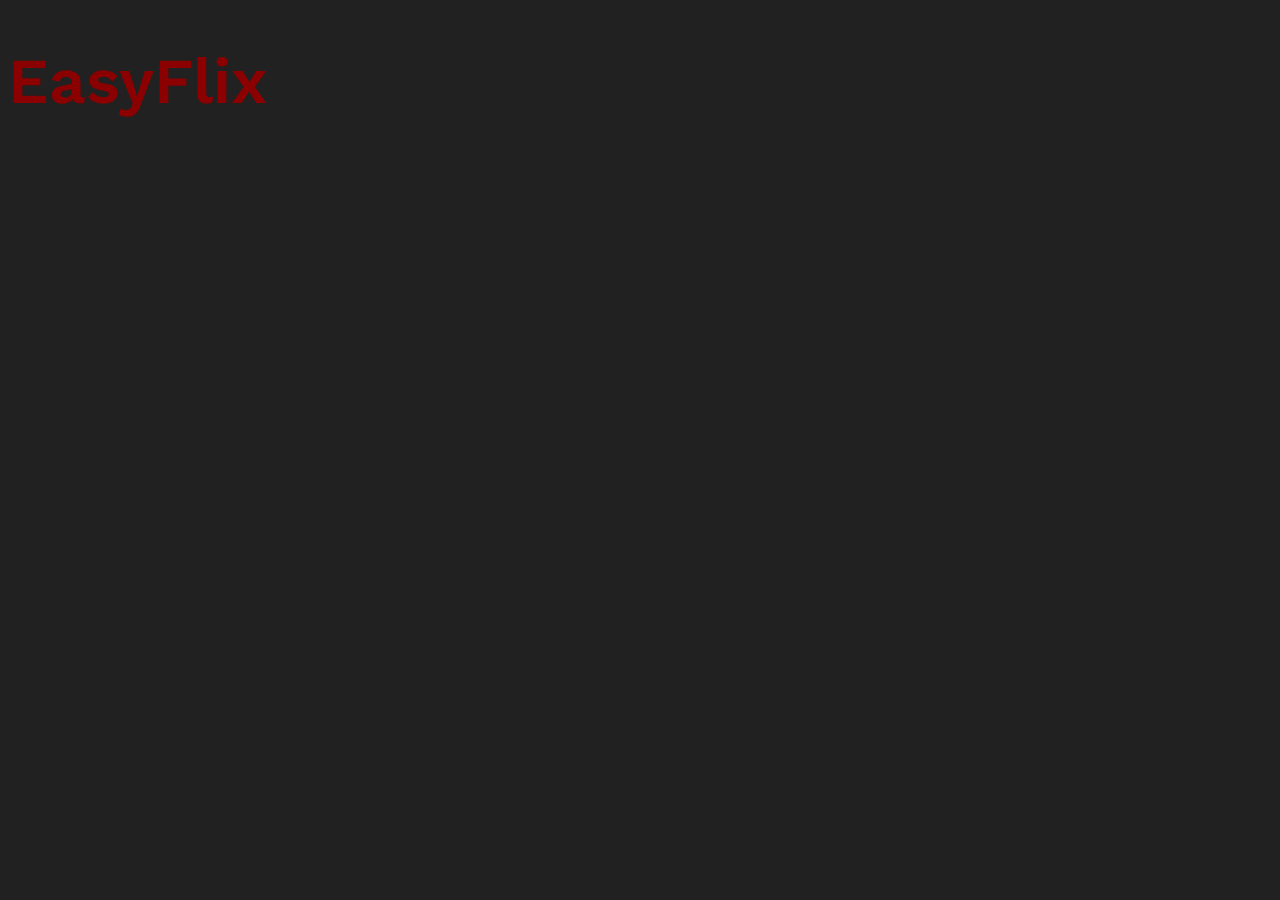
<file: index.html>
<!DOCTYPE html> <!--Why HTML5,because it's simple, well php could be smater, i might convert later if i feel like it, or there are good arguments for it-->
<html style="background:#212121;">
<head>
  <link rel="preconnect" href="https://fonts.googleapis.com">
  <link rel="preconnect" href="https://fonts.gstatic.com" crossorigin>
  <link href="https://fonts.googleapis.com/css2?family=Work+Sans:ital,wght@0,100..900;1,100..900&display=swap" rel="stylesheet"> <!-- I have selected a font-family i am familiar with and provides good readability Options.-->
</head>
<body>
  <header>
    <h1 style="font-family: work sans; font-weight:600; color:darkred; font-size:400%;">EasyFlix</h1> <!-- style might be moved away from the element in the future -->
  </header>

  <section>

      <div id="response"></div> <!-- We are using the Response Id, which i might rename later, to appendChild after the DOM has completed. Not actually sure if it's after the DOM completes, or but it can be appended on any DOM event listened to, I do this later to automatically load content on scroll down, which improves performance. See ./genre/index.html-->
      <script type="text/javascript">
      const options = {
        method: 'GET',
        headers: {
          accept: 'application/json',
          Authorization: 'Bearer eyJhbGciOiJIUzI1NiJ9.eyJhdWQiOiIxNzQzYWQ4NWM1MTU1NmUzZDgyMDliYzkwMWVlNzY0NiIsIm5iZiI6MTczMzc0NTkxNy40OTQwMDAyLCJzdWIiOiI2NzU2ZGNmZDZlMGJlZDI2NmI3ZmFiM2QiLCJzY29wZXMiOlsiYXBpX3JlYWQiXSwidmVyc2lvbiI6MX0.3eEChcFzcTubHssYx6QAOY3yIJlmisJQWH3ynQS7uEA'
        }
      };
      function exploreGenre(arg,arg2) //need this to be a predifined function with arguments, to avoid all the button's targeting the latest processed genre acquired from a fetch.
      {
        let value = arg;
        let value2 = arg2;
        window.location.href="./genre/index.html?genre="+value+"&name="+value2; // could use both cookies and params, but i think it's a bit simpler to use params in terms of transparency.
      }
      fetch('https://api.themoviedb.org/3/genre/movie/list?language=en', options) // These Fetch operations can be moved into functions later
        .then(res => res.json())
        //.then(res => console.log(res)) // no need to dump to the log all the time.
        .then(res => { //Working on the response from code 200 of the API request, we are using a series of loops to access the Genre names and id's.
        let text = "";
        const divElement = document.getElementById("response");
        const obj = res;
        for (const x in obj) {
          for (const y in obj[x]) {
            //console.log(obj[x][y].name);
              const newNode = document.createElement("div");
              const newHeader = document.createElement("h1");
              const genreButton = document.createElement("button");
              //document.getElementById('response'+i).textContent=text;
              text = obj[x][y].name;
              //These below are to be moved into a stylesheet later.
              divElement.appendChild(newNode);
              newNode.appendChild(newHeader);
              newHeader.textContent=text;
              newNode.appendChild(genreButton);
              //genreButton.style.size="10% 10%";
              genreButton.innerHTML="Explore Genre";
              genreButton.id="GenreBtn"+text;
              genreButton.style.display="block";
              genreButton.style.width="40%";
              genreButton.style.translate="80% -50%";
              genreButton.style.background="#FF444444";
              genreButton.style.borderRadius="8px";
              genreButton.style.fontFamily="Work Sans";
              genreButton.setAttribute("argument",obj[x][y].id);
              genreButton.setAttribute("argument2",obj[x][y].name);
              genreButton.onclick = function(self){ exploreGenre(genreButton.getAttribute("argument"),genreButton.getAttribute("argument2")); }
              genreButton.style.fontSize="150%";
              genreButton.style.color="white";
              newNode.style.width='90%';
              newNode.style.maxHeight='1000px';
              //newNode.style.height=""+(newNode.getBoundingClientRect().width/5)*(500/750)+"px";
              newNode.style.maxHeight="1050px";
              newNode.style.minHeight="265px";
              newNode.style.boxShadow='10px 10px 3px #AA444444';
              newNode.style.borderRadius='6px';
              newNode.style.margin='18px';
              newNode.style.background='#FF444444';
              newNode.style.textAlign='center'
              newHeader.style.fontFamily="Work Sans";
              newHeader.style.fontWeight="300";
              newHeader.style.fontSize="300%";
              //newHeader.style.marginBottom="-15px"
              newNode.style.justifyContent="space-evenly";
              newNode.id="Genre-"+text;
              newHeader.style.color="white";

              console.log(text);

              // fetch movies in genre next
              fetch('https://api.themoviedb.org/3/discover/movie?include_adult=false&include_video=false&language=en-US&page=1&sort_by=popularity.desc&with_genres='+obj[x][y].id, options)
                .then(res2 => res2.json())
                .then(res2 => {
                  let poster_path;
                  let poster_path_arr = [];
                  let movieTitle_arr = [];
                  let movie_title;
                  for (const xx in res2) {

                    for (const yy in res2[xx]) {
                      poster_path_arr[poster_path_arr.length] = res2[xx][yy].poster_path;
                      movieTitle_arr[movieTitle_arr.length] = res2[xx][yy].title;


                    }
                  }
                    for(var i=0;i<4;i++)
                    {
                      movie_title = movieTitle_arr[i];
                      poster_path = poster_path_arr[i];
                      console.log(poster_path);
                      const newMovieNode = document.createElement("div");
                      newNode.appendChild(newMovieNode);
                      newMovieNode.id='movieNode'+i;
                      //newMovieNode.style.width=""+newNode.getBoundingClientRect().width/5+"px";
                      newMovieNode.style.width="20%";
                      newMovieNode.style.maxWidth="500px";
                      newMovieNode.style.aspectRatio="500/750";

                      //newMovieNode.style.height=""+ newNode.getBoundingClientRect().height*0.75+"px";
                      newMovieNode.style.maxHeight=""+750*5+"px";
                      //newMovieNode.style.height="75%";
                      newMovieNode.style.backgroundSize="100% 100%";
                      newMovieNode.style.margin="8px";
                      newMovieNode.style.display="Inline-flex";
                      newMovieNode.style.borderRadius="8px";
                      const movieTitleNode = document.createElement('p');
                      newMovieNode.appendChild(movieTitleNode);
                      movieTitleNode.textContent=movie_title;
                      movieTitleNode.style.fontFamily="Work Sans";
                      movieTitleNode.style.color="white"
                      movieTitleNode.style.textShadow="1px 1px 2px black, 0 0 1em red, 0 0 0.2em darkred";
                      movieTitleNode.style.fontSize="180%";
                      newMovieNode.style.justifyContent="center";
                      movieTitleNode.style.translate=" 0px 120%";
                      newMovieNode.style.marginBottom="25%"
                      newMovieNode.style.backgroundImage="url(https://image.tmdb.org/t/p/w500"+poster_path+")";
                    }

                    newHeader.textContent=newHeader.textContent+": "+res2.total_results+" movies";
                   //console.log(res2) // no need to log this while it works.
                 })
                .catch(err2 => console.error(err2));
            //}
          }

        }


       })
        .catch(err => console.error(err));
      </script>

  </section>
</body>
</html>
</file>
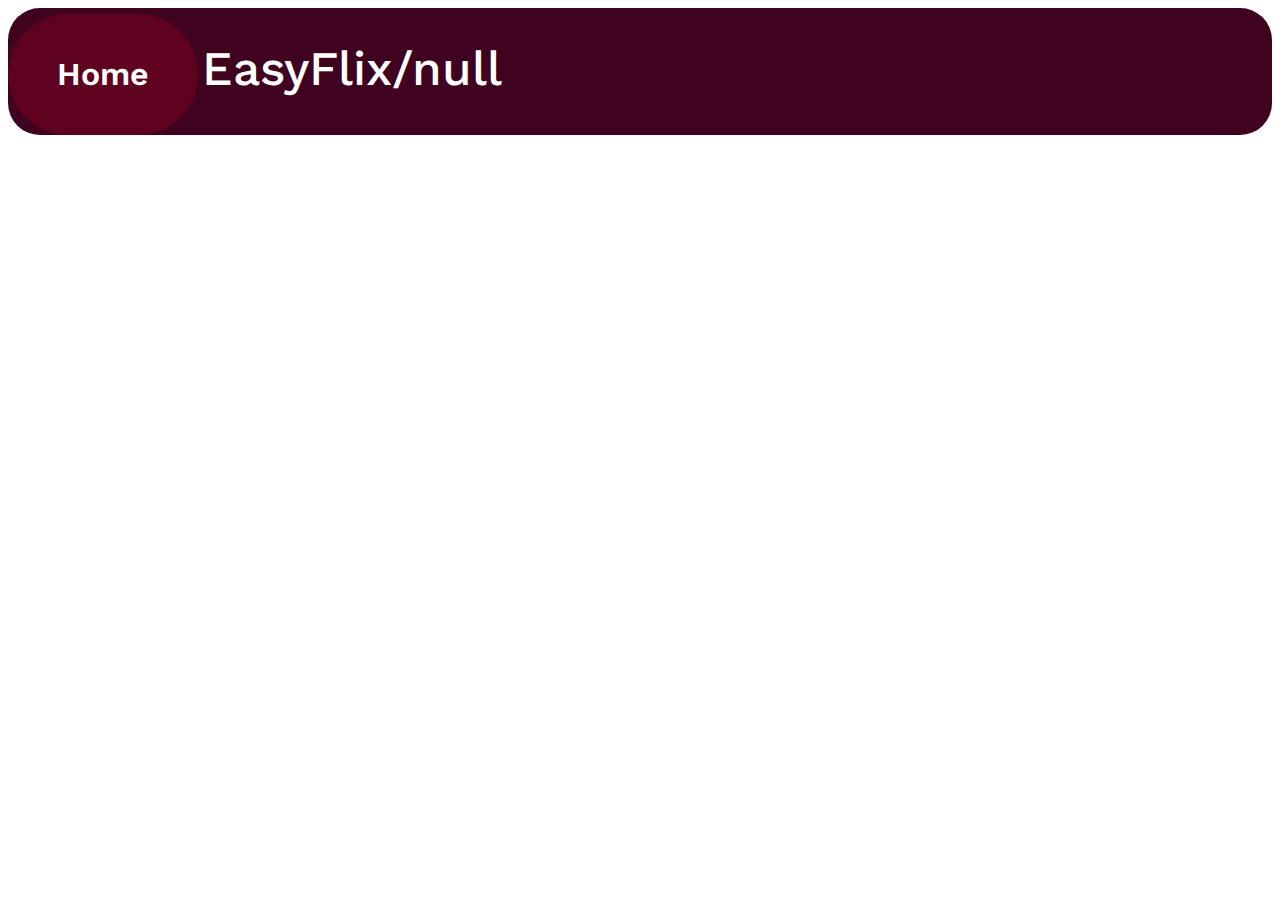
<file: genre/index.html>
<!DOCTYPE html>
<html>
  <head>
    <link rel="stylesheet" href="./movieTile.css">
    <link rel="stylesheet" href="../globalStyles.css">
  </head>
<body>
<header class="subPageHeader">
  <a target="_self" href="../index.html">
    <div id='returnHome'>
      <p>Home</p>
  </div>
</a>
<h1 id="pagetitle"></h1>
</header>
<section>

    <div id="response"></div>
    <script type="text/javascript">
    const options = {
      method: 'GET',
      headers: {
        accept: 'application/json',
        Authorization: 'Bearer eyJhbGciOiJIUzI1NiJ9.eyJhdWQiOiIxNzQzYWQ4NWM1MTU1NmUzZDgyMDliYzkwMWVlNzY0NiIsIm5iZiI6MTczMzc0NTkxNy40OTQwMDAyLCJzdWIiOiI2NzU2ZGNmZDZlMGJlZDI2NmI3ZmFiM2QiLCJzY29wZXMiOlsiYXBpX3JlYWQiXSwidmVyc2lvbiI6MX0.3eEChcFzcTubHssYx6QAOY3yIJlmisJQWH3ynQS7uEA'
      }
    };
    let hrfString = window.location.href.toString();
    let url = new URL(hrfString);
    let genreParam = url.searchParams.get("genre");
    let nameParam = url.searchParams.get("name");
    const divElement = document.getElementById("response");
    var pages;
    var loadedPages;
    function sleep(milliseconds) {
      const date = Date.now();
      let currentDate = null;
      do {
        currentDate = Date.now();
      } while (currentDate - date < milliseconds);
    }

    fetch('https://api.themoviedb.org/3/discover/movie?include_adult=false&include_video=false&language=en-US&page=1&sort_by=popularity.desc&with_genres='+genreParam, options)
    .then(res => res.json())
    .then(res => {
      pages = res.total_pages;
      console.log(res.total_pages);
    console.log(pages);
    for(let i=1;i<=10;i++)
    {


       fetch('https://api.themoviedb.org/3/discover/movie?include_adult=false&include_video=false&language=en-US&page='+i+'&sort_by=popularity.desc&with_genres='+genreParam, options)
      .then(res2 => res2.json())
      .then(res2 => {
        let poster_path;
        let poster_path_arr = [];
        let movieTitle_arr = [];
        let movie_title;

        for (const xx in res2) {

          for (const yy in res2[xx]) {

            poster_path_arr[poster_path_arr.length] = res2[xx][yy].poster_path;
            movieTitle_arr[movieTitle_arr.length] = res2[xx][yy].title;
            //console.log(res2[xx][yy].title);
            const newNode = document.createElement("div");
            divElement.appendChild(newNode);
            newNode.setAttribute("class","movieTile");
            newNode.id = "Movie_P"+i+"_N"+yy;
            newNode.style.size="750px 500px";
            newNode.style.background="darkred";

            const movieCover = document.createElement("img");
            newNode.appendChild(movieCover);
            movieCover.class = "movieCoverClass";
            movieCover.style.size="100% 100%";
            movieCover.src = "https://image.tmdb.org/t/p/w500"+res2[xx][yy].poster_path;

            const movieTitle = document.createElement("h1");
            newNode.appendChild(movieTitle);
            movieTitle.textContent=res2[xx][yy].title;
            }
          }

      })

     .catch(err => console.error(err));

     if((i-1)%40==0){
       sleep(120);
       console.log("halted for 120ms");
     }
     loadedPages=i;
    }
    })

    .catch(err => console.error(err));
    function addPage(str,options)
    {
      fetch(str,options)
     .then(res2 => res2.json())
     .then(res2 => {
       let poster_path;
       let poster_path_arr = [];
       let movieTitle_arr = [];
       let movie_title;

       for (const xx in res2) {

         for (const yy in res2[xx]) {

           poster_path_arr[poster_path_arr.length] = res2[xx][yy].poster_path;
           movieTitle_arr[movieTitle_arr.length] = res2[xx][yy].title;
           //console.log(res2[xx][yy].title);
           const newNode = document.createElement("div");
           divElement.appendChild(newNode);
           newNode.setAttribute("class","movieTile");
           newNode.id = "Movie_P"+(loadedPages+1)+"_N"+yy;
           newNode.style.size="500px 750px";
           newNode.style.background="darkred";

           const movieCover = document.createElement("img");
           newNode.appendChild(movieCover);
           movieCover.class = "movieCoverClass";
           movieCover.style.size="100% 100%";
           movieCover.src = "https://image.tmdb.org/t/p/w500"+res2[xx][yy].poster_path;

           const movieTitle = document.createElement("h1");
           newNode.appendChild(movieTitle);
           movieTitle.textContent=res2[xx][yy].title;
           }
         }
         loadedPages+=1;
         addPageCallback = true;
     })
     .catch(err => console.error(err));
    }


    var addPageCallback = true; //not actually a callback, it's used to prevent duplicates from loading.
    window.onscroll = function(ev) {
    if ((window.innerHeight + Math.round(window.scrollY)) >= document.body.offsetHeight) {
        // you're at the bottom of the page => load next page!
        if(loadedPages<pages && addPageCallback)
          {
            console.log("load more pages");
            addPageCallback = false;
            addPage('https://api.themoviedb.org/3/discover/movie?include_adult=false&include_video=false&language=en-US&page='+(loadedPages+1)+'&sort_by=popularity.desc&with_genres='+genreParam, options);
          }
    }
};

document.getElementById("pagetitle").textContent = "EasyFlix/"+nameParam;
    </script>
  </section>
</body>
</html>
</file>
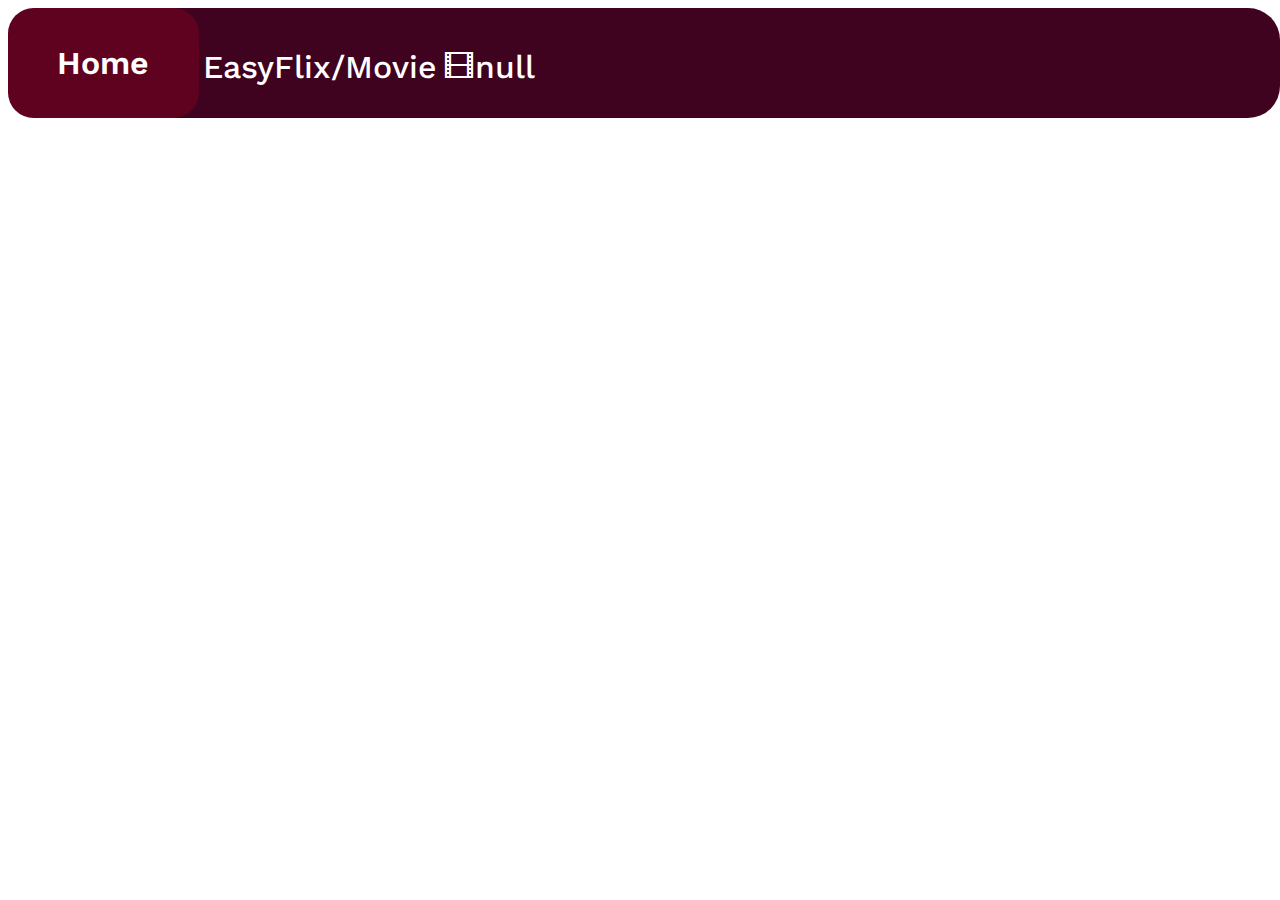
<file: EasyFlix/movie/index.html>
<!DOCTYPE html>
<html>
  <head>
    <!--link rel="stylesheet" href="./movieTile.css"-->
    <link rel="stylesheet" href="../globalStyles.css">
  </head>
<body>
<header class="subPageHeader">
  <a target="_self" href="../">
    <div id='returnHome'>
      <p>Home</p>
  </div>
</a>
<h1 id="pagetitle"></h1>
</header>
<section>
  <div id="response"></div>
  <script type="text/javascript">
    let hrfString = window.location.href.toString();
    let url = new URL(hrfString);
    let movieIdParam = url.searchParams.get("movieId");
    let nameParam = url.searchParams.get("name");
    const divElement = document.getElementById("response");

    const options = {
      method: 'GET',
      headers: {
        accept: 'application/json',
        Authorization: 'Bearer eyJhbGciOiJIUzI1NiJ9.eyJhdWQiOiIxNzQzYWQ4NWM1MTU1NmUzZDgyMDliYzkwMWVlNzY0NiIsIm5iZiI6MTczMzc0NTkxNy40OTQwMDAyLCJzdWIiOiI2NzU2ZGNmZDZlMGJlZDI2NmI3ZmFiM2QiLCJzY29wZXMiOlsiYXBpX3JlYWQiXSwidmVyc2lvbiI6MX0.3eEChcFzcTubHssYx6QAOY3yIJlmisJQWH3ynQS7uEA'
      }
    };

    function getMovieTrailer(arg)
    {
      let id = arg;

      fetch('https://api.themoviedb.org/3/movie/'+id+'/videos?language=en-US', options)
      .then(res => res.json())
      .then(res => {
        ;
        for(const x in res)
        {
          var mov;
          if(Array.isArray(res[x]))
            {
              mov = res[x][0];
            }
            else
            {
              mov = res[x].key;
            }
            console.log(mov);
        }
        const l_videoplayer = document.getElementById("TrailerFrame");
        document.documentElement.style.overflowX="hidden";
        let aspectratio = (1080/1920);
        l_videoplayer.setAttribute("height",(window.innerWidth -32)*aspectratio);
        l_videoplayer.setAttribute("width",(window.innerWidth -32));
        //dwindow.addEventListener("resize", (event) => {});
        window.onresize = ()=> {l_videoplayer.setAttribute("height",((window.innerWidth -32)*aspectratio));
        l_videoplayer.setAttribute("width",window.innerWidth);}
        l_videoplayer.setAttribute("title",mov.name);
        l_videoplayer.setAttribute("referrerpolicy","strict-origin-when-cross-origin");
        l_videoplayer.setAttribute("frameborder",0);
        l_videoplayer.setAttribute("allow","accelerometer; autoplay; clipboard-write; encrypted-media; gyroscope; picture-in-picture; web-share; fullscreen;");
        l_videoplayer.setAttribute("id","videoplayer");
        l_videoplayer.setAttribute("mozallowfullscreen","mozallowfullscreen");
        l_videoplayer.setAttribute("msallowfullscreen","msallowfullscreen");
        l_videoplayer.setAttribute("oallowfullscreen","oallowfullscreen");
        l_videoplayer.setAttribute("webkitallowfullscreen","webkitallowfullscreen");
        l_videoplayer.setAttribute("src","https://www.youtube.com/embed/"+mov.key);

        //l_videoplayer.setAttribute("allowfullscreen","allowfullscreen");
      })
      .catch(err => console.log(err));

    }


    function getMovieData(arg)
    {
      let id = arg;


    fetch('https://api.themoviedb.org/3/movie/'+id+'?language=en-US', options)
    .then(res => res.json())
    .then(res => { console.log(res);
      const l_divElement = document.getElementById("response");
      const l_videoplayer = document.createElement("iframe");
      l_divElement.appendChild(l_videoplayer);
      l_videoplayer.id="TrailerFrame";
      getMovieTrailer(id);


    })
    .catch(err => console.log(err));
    //callback here maybe, since we can append to the fetch for this one this, might be usefull. document.DOM.
    }
    getMovieData(movieIdParam);
    const videoplayer = document.getElementById("TrailerFrame");
    document.getElementById("pagetitle").style.whiteSpace="pre";
    document.getElementById("pagetitle").textContent = "EasyFlix/Movie\t\uD83C\uDF9E"+nameParam;

  </script>
<!--iframe width="1280" height="720" src="https://www.youtube.com/embed/rxPRhy276ls" title="Official Trailer - MY LIFE WITHOUT ME (2003, Sarah Polley, Scott Speedman)" ></iframe-->
</section>
</body>
</html>
</file>
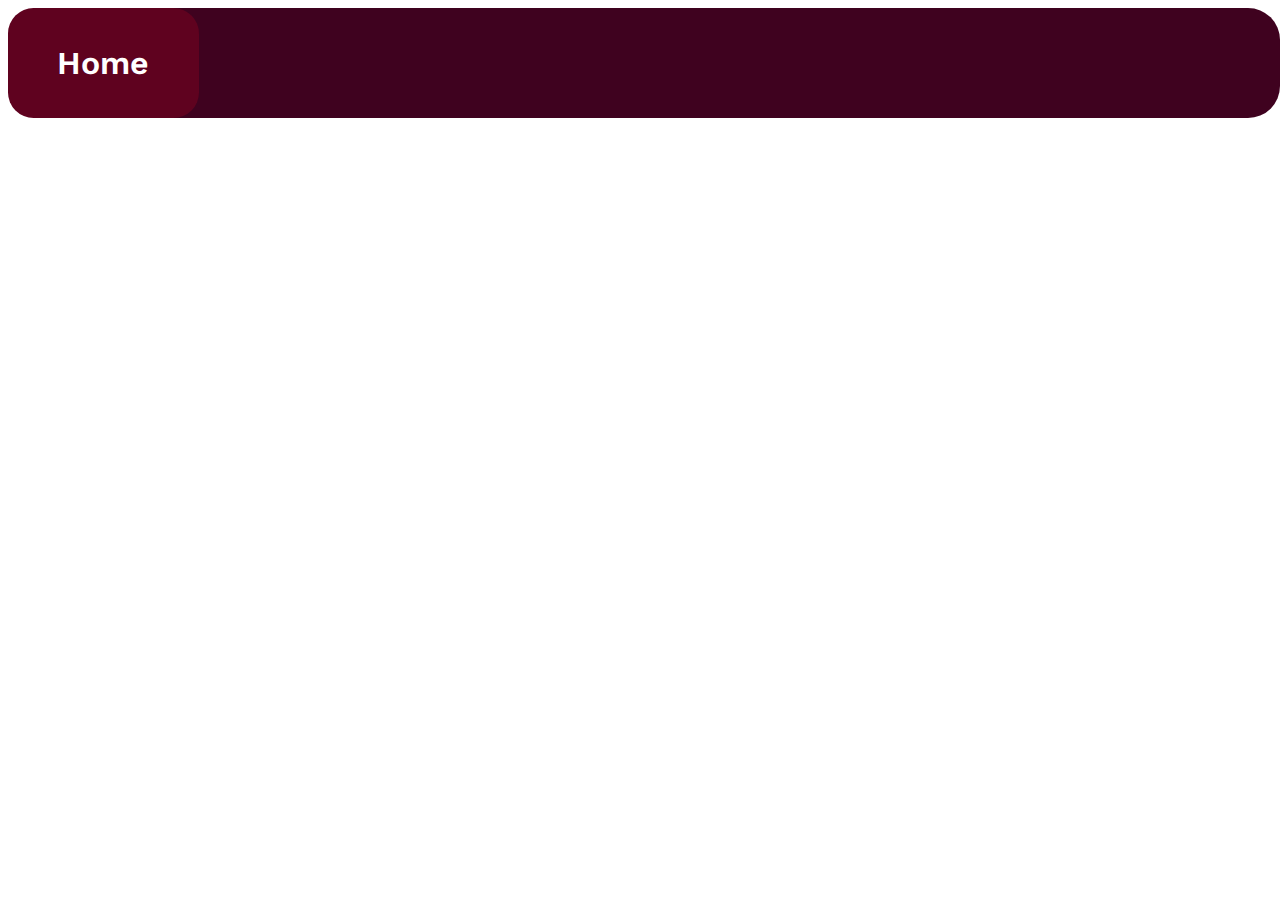
<file: EasyFlix/wishlist/index.html>
<!DOCTYPE html>
<html>
  <head>
    <!--link rel="stylesheet" href="./movieTile.css"-->
    <link rel="stylesheet" href="../globalStyles.css">
  </head>
<body>
<header class="subPageHeader">
  <a target="_self" href="../">
    <div id='returnHome'>
      <p>Home</p>
  </div>
</a>
<h1 id="pagetitle"></h1>
</header>
<section>
  <div id="response"></div>
  <script type="text/javascript">
    let hrfString = window.location.href.toString();
    let url = new URL(hrfString);
    let movieIdParam = url.searchParams.get("movieId");
    const divElement = document.getElementById("response");
    const fetchJSONDataCallback = new Event("JSONDataCallback",{"bubbles":true,"cancelable":false});
    const requestDataFromTMDBCallback = new Event("DataFromTMDBCallback",{"bubbles":true,"cancelable":false});
    function fetchJSONData(payload)
    {
      function payloadConversion()
      {

        const callbackEvent = new Event("LocalFetch_CallBackEvent()",{"bubbles":true,"cancelable":false});
        window.addEventListener("LocalFetch_CallBackEvent()",async function(){const _script = document.createElement("script"); document.getElementById("response").parentElement.appendChild(_script); _script.innerHTML = "function callbackfunc(){"+payload+"; } callbackfunc();"})
        window.dispatchEvent(callbackEvent);

      }
                window.addEventListener("JSONDataCallback",async function(){ const delegate = ()=>{payloadConversion()}; const _script = document.createElement("script"); document.getElementById("response").parentElement.appendChild(_script); _script.innerHTML = "const wishlistdata = parseJSON();" + delegate +"; console.log(wishlistdata); parseJSONCallBack(); "});
                    fetch('./wishlistdata.json')
                    .then(res=>
                      {
                      if (!res.ok)
                          {
                              throw new Error
                                        (`HTTP error! Status: ${res.status}`);
                          }
                          return res.json()
                      })
                    .then(data=> {
                        //console.log(data);
                        divElement.setAttribute("data",JSON.stringify(data));

                        //for(const x in data)
                        //{
                        //  console.log(x);
                        //  divElement.setAttribute(""+toString(x),JSON.stringify(data[x]));
                        //}



                    })

                    .catch(err => console.log(err))
                    .finally(()=>window.dispatchEvent(fetchJSONDataCallback));


    }

    function requestDataFromTMDB(uri,out,payload)
    {
      function payloadConversion()
      {
        const callbackEvent = new Event(out+"_CallBackEvent()",{"bubbles":true,"cancelable":false});
        window.addEventListener(out+"_CallBackEvent()",async function(){const _script = document.createElement("script"); document.getElementById("response").parentElement.appendChild(_script); _script.innerHTML = "function callbackfunc(){"+payload+"; } callbackfunc();"})
        window.dispatchEvent(callbackEvent);
      }


      window.addEventListener("DataFromTMDBCallback",async function(){const delegate = ()=>{payloadConversion()}; const _script = document.createElement("script"); document.getElementById("response").parentElement.appendChild(_script); _script.innerHTML = "const "+out+' = JSON.parse(divElement.getAttribute("data")).'+out+"; console.log("+out+"); function "+out+"_callback(){"+delegate+"; }; executionBody();"})
    fetch(uri, wishlistdata.APIdata)
    .then(res=>
      {
      if (!res.ok)
          {
              throw new Error
                        (`HTTP error! Status: ${res.status}`);
          }
          return res.json()
      })
    .then(data=> {
      if(divElement.getAttribute("data") != null)
        {
          divElement.setAttribute("data",divElement.getAttribute("data").replace(/.$/,',"'+out+'":'+JSON.stringify(data)+'}'));
        }
        else
        {
          divElement.setAttribute("data",'{"'+out+':"'+JSON.stringify(data)+'}');
        }

        console.log(data);
    })
    .catch(err => console.log(err))
    .finally(()=>window.dispatchEvent(requestDataFromTMDBCallback));

    }



    function parseJSON(){ return JSON.parse(divElement.getAttribute("data"));}
    function executeRequests(delegate){
      //var delegate = passThrough;
      requestDataFromTMDB("https://api.themoviedb.org/3/genre/movie/list?language=en","genre",delegate)


      // should have addEventListener and listen for the trigger of a

    }

fetchJSONData();

</script>
<script type="text/javascript">

function parseJSONCallBack(){
  //console.log(wishlistdata);
  //this entire script functions as a delegate, all code is included in this function as a callback.


  executeRequests();





  console.log(wishlistdata);




}
function executionBody(){
  console.log(genre);
  console.log("blah");
}

  </script>
</section>
</body>
</html>
</file>
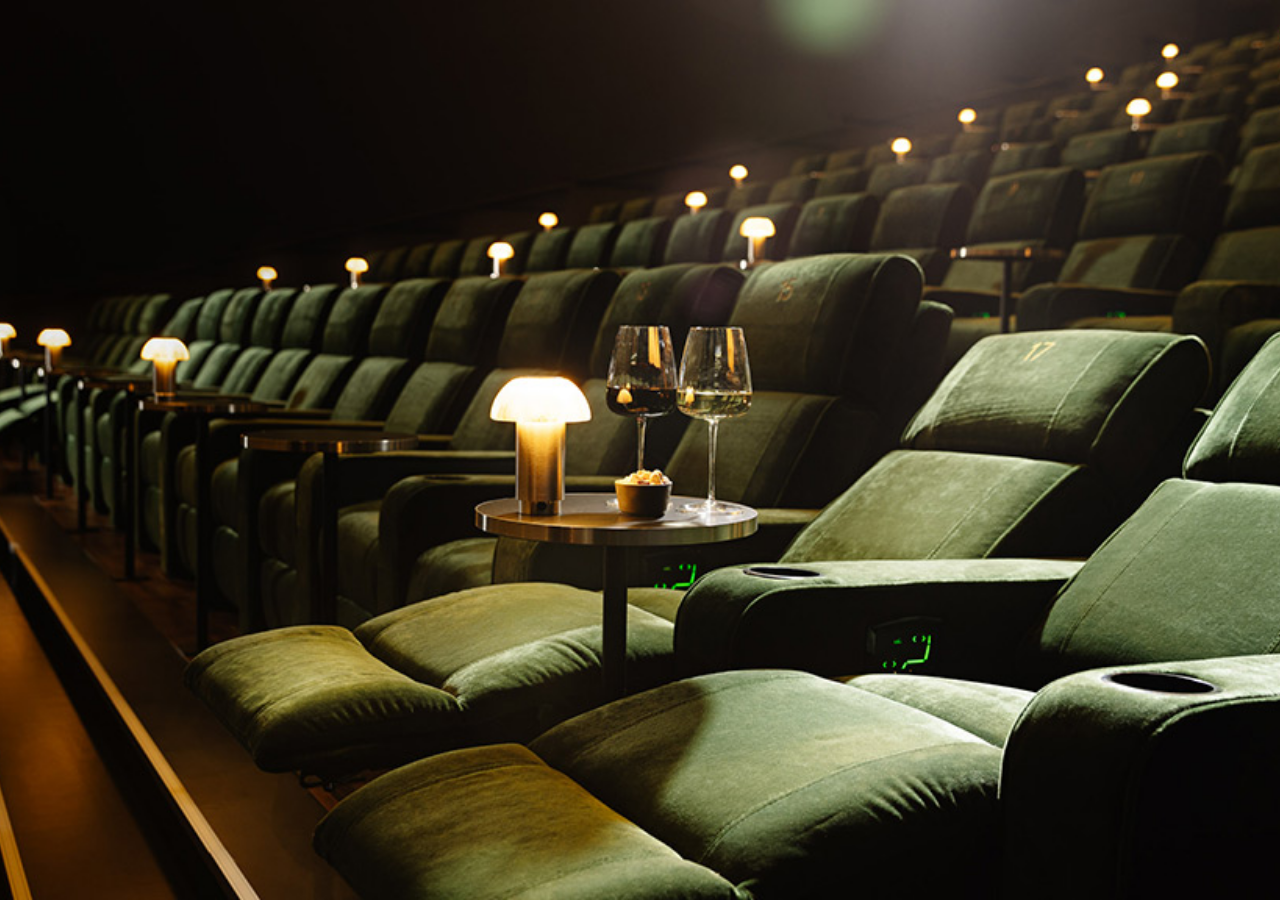
<file: EasyFlix/EasyFlix_Main.html>
<!-- <header>
  <h1 style="font-family: work sans; font-weight:600; color:darkred; font-size:400%;text-align: center;">EasyFlix</h1>  </header>
  -->
  <!-- style might be moved away from the element in the future -->
<body style="background:url(./322109_gronne-stole-aarhus-Nordisk-Film-Biografer.png); background-position: top; background-size: cover; background-attachment: fixed; background-repeat: no-repeat;">
  <section><style>
    section{
      max-width: 1200px;
      display: flex;
      justify-self: center;
      backdrop-filter: blur(6px);
      @media all and (orientation: landscape)
        {
         margin-top: 5%;
        }
      }

  </style>
      <!-- We are using the div tagged #response, which i might rename later, to appendChild after the DOM has completed. Not actually sure if it's after the DOM completes, or but it can be appended on any DOM event listened to, I do this later to automatically load content on scroll down, which improves performance. See ./genre/index.html-->
      <div id="response" style="display: flex; flex-direction: column; flex-wrap: nowrap; align-content: center; align-items: center;">
      </div>
      <script type="text/javascript">
      const options = {
        method: 'GET',
        headers: {
          accept: 'application/json',
          Authorization: 'Bearer eyJhbGciOiJIUzI1NiJ9.eyJhdWQiOiIxNzQzYWQ4NWM1MTU1NmUzZDgyMDliYzkwMWVlNzY0NiIsIm5iZiI6MTczMzc0NTkxNy40OTQwMDAyLCJzdWIiOiI2NzU2ZGNmZDZlMGJlZDI2NmI3ZmFiM2QiLCJzY29wZXMiOlsiYXBpX3JlYWQiXSwidmVyc2lvbiI6MX0.3eEChcFzcTubHssYx6QAOY3yIJlmisJQWH3ynQS7uEA'
        } //Yes I know, I shouldn't have a Bearer token publicly in the repository, but or code for that matter, but for now it's not that serious.
      };
      //First fetch call to the API is to get a list of genres, and we use the promise chain to construct out elements with some Templates, some mixins both stylesheet and script included. There are Fetch calls nested in this chain, as they are needed.
      fetch('https://api.themoviedb.org/3/genre/movie/list?language=en', options) // These Fetch operations can be moved into functions later
        .then(res => res.json())
        .then(res => {
        let text = ""; //Going to use this let for the genre names, during the construction.
        const divElement = document.getElementById("response"); // this constant will be our container for the entire appending of the template content.
        const obj = res; //we are going to pass around references, within this context, where res, might be used in ambigous ways, so we use a constant to keep spcecificity.

        //we are interested in the data inside the JSON nested in the JSON we get from the response obj.
        //for this reason we are going to iterate through the obj with a couple of for loops.

        for (const x in obj) {
          for (const y in obj[x]) {
              //next we're going to need some constants to implement the Templates for the Genres.
              //Each template comes with a Stylesheet and Script body as mixins. So we save them as Arrays to keep them together.
              // [0: HTML Template container]
              // [1: Stylesheet Mixin]
              // [2: Script Mixin Body]
              const genreCardTemplate = [document.getElementById("EasyFlix_GenreCard_Template"),document.getElementById("EasyFlix_GenreCard_Template_CSSMixin"),document.getElementById("EasyFlix_GenreCard_Template_JSMixin")];
              const newNode = [genreCardTemplate[0].content.firstElementChild.cloneNode(true),genreCardTemplate[1].content.firstElementChild.cloneNode(true),genreCardTemplate[2].content.firstElementChild.cloneNode(true)];

              //now we are ready to build the Genre Category Card, so we start by appending the cloned template to the #response container div.
              divElement.appendChild(newNode[0]);

              text = obj[x][y].name;
              newNode[0].id="Genre-"+text;
              newNode[0].parentElement.appendChild(newNode[1]);
              newNode[0].parentElement.appendChild(newNode[2]);
                // set up Explore genre button through mixin, using the category div (newNode[0])
                // then we apply the Button specifics such as onClick behaviour, for that we need the genre Information in the form of obj[x][y] and to parse the constant of the button Element.
                const genreButton = getGenreButtonElement(newNode[0]);
                applyGenreButtonSpecifics(genreButton,obj[x][y],text);
                // set up Header constant through mixin, using the category div (newNode[0])
                const newHeader = getGenreHeaderElement(newNode[0]);
                newHeader.textContent=text;

              //populateGenreCardWithMovies(genre_id) contains a fetch, to keep readability, and modularity these are contained in the mixins
              /// Contains Fetch Request https://api.themoviedb.org/3/discover/movie?include_adult=false&include_video=false&language=en-US&page=1&sort_by=popularity.desc&with_genres='+obj[x][y].id
              populateGenreCardWithMovies(obj[x][y].id,newNode[0],newHeader,newNode[1].style);

          }
        }
       })
        .catch(err => console.error(err));

      </script>

  </section>
</body>
</file>
<file: genre/movieTile.css>
@import url('https://fonts.googleapis.com/css2?family=Work+Sans:ital,wght@0,100..900;1,100..900&display=swap');
*>.movieTile {
margin: 5%;
justify-self: stretch;
min-width: 350px;
min-height: 850px;
border-radius: 2em;
aspect-ratio: 750 / 500;

}
*>.movieTile>img {
  border-radius: 2em;
      aspect-ratio: 500 / 750;
      display: inline-flex  ;
      flex-direction: row;
      flex-wrap: nowrap;
      justify-content: flex-start;
      align-content: flex-start;
      align-items: flex-start;
      width: 30%;
}
*>.movieTile>h1 {
  font-family: Work Sans;
  font-weight: 400;
  height: fit-content;
  font-size: 3em;
  font-size-adjust: 0.7;
  position: inherit;
  padding: 2%;
  display: inline-flex;
  flex-direction: row;
  justify-content: flex-start;
  flex-wrap: nowrap;
  align-items: flex-start;
  vertical-align: top;
  width: 60%;
  align-content: flex-start;
}
</file>
<file: globalStyles.css>
@import url('./returnHome.css');
@import url('./subPageHeader.css');
@import url('./colorDefinitions.css');
html,body{
  @media (prefers-color-scheme: dark) {
    background: var(--darkmodeSiteBg);
  }
@media (prefers-color-scheme: light)
  {
    background: var(--lightmodeSiteBg);
  }
}
</file>
<file: EasyFlix/globalStyles.css>
@import url('./returnHome.css');
@import url('./subPageHeader.css');
@import url('./colorDefinitions.css');
html,body{

@media (prefers-color-scheme: dark) {
    background: var(--darkmodeSiteBg);
  }
@media (prefers-color-scheme: light)
  {
    background: var(--lightmodeSiteBg);
  }
  width:100%;

}

  @media (hover: none), (hover: on-demand), (-moz-touch-enabled: 1), (pointer:coarse) {
    body{
        margin:0;
      }
  }
</file>
